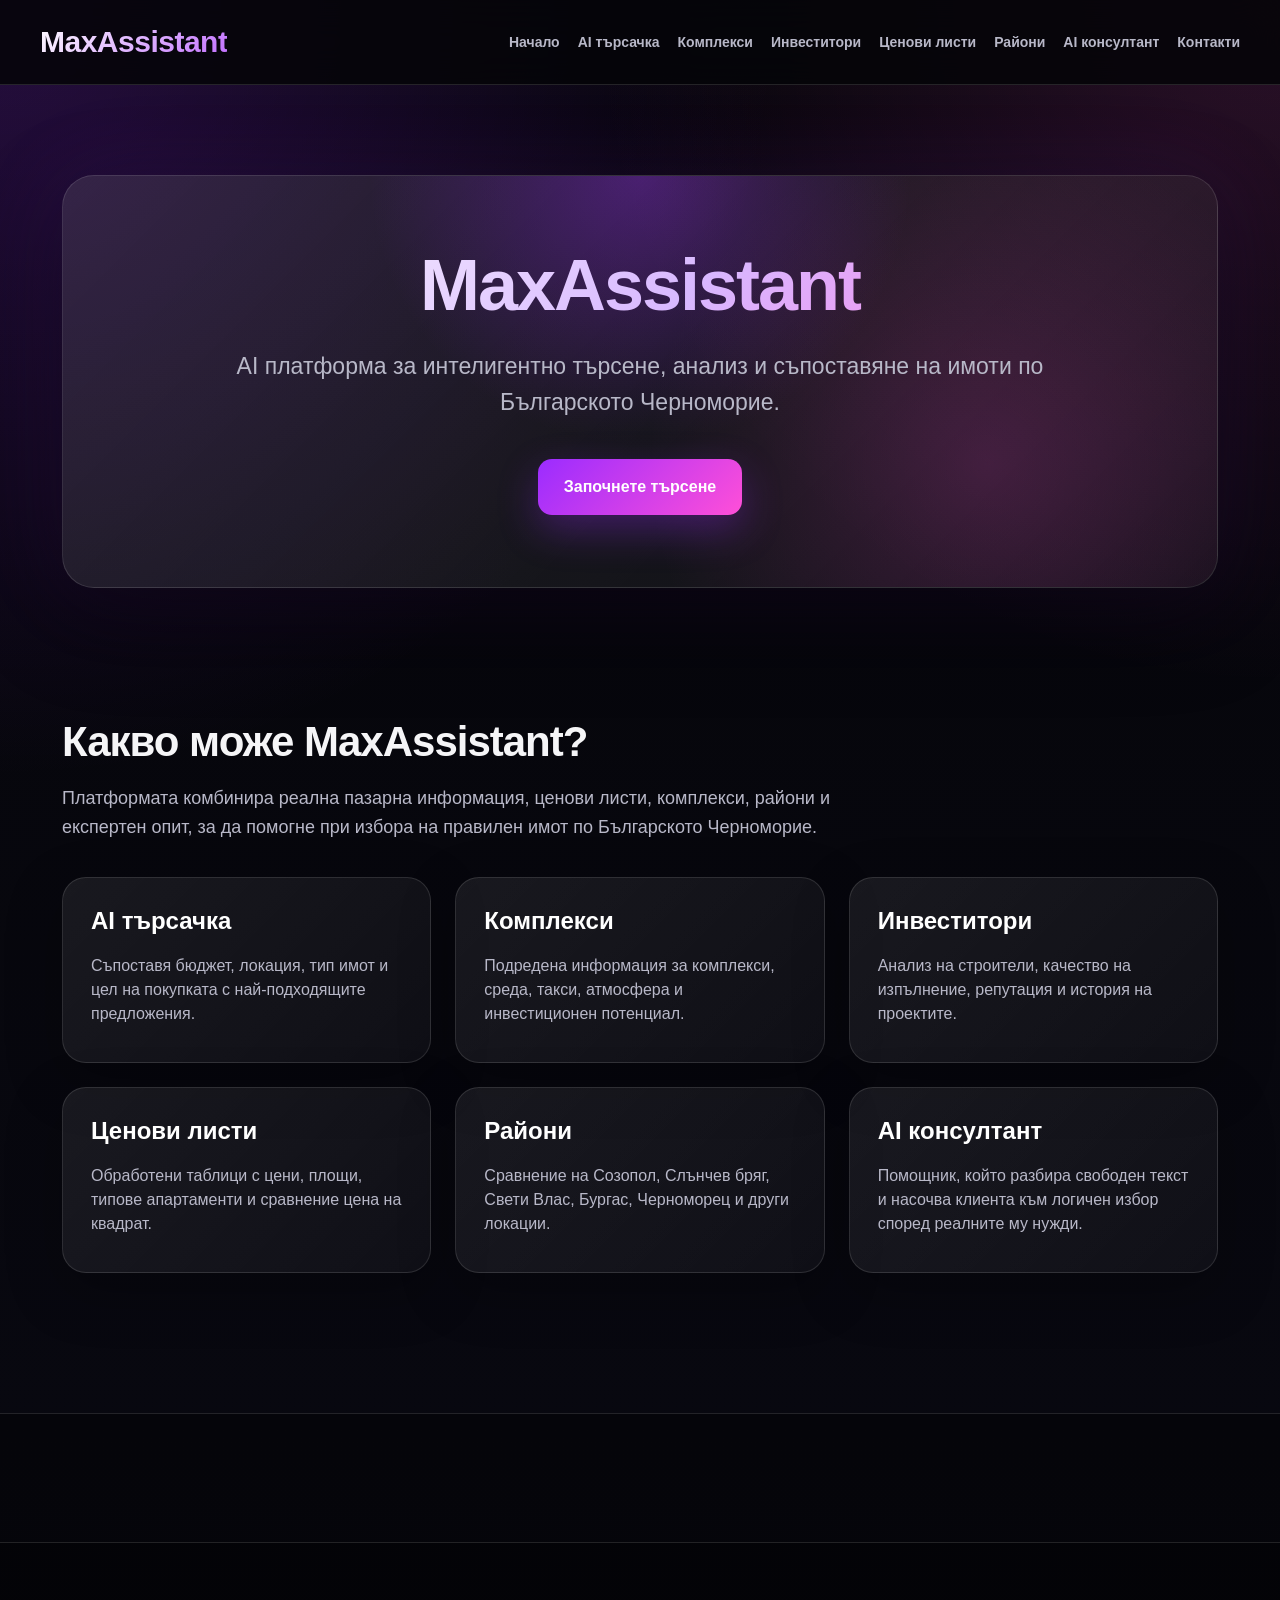
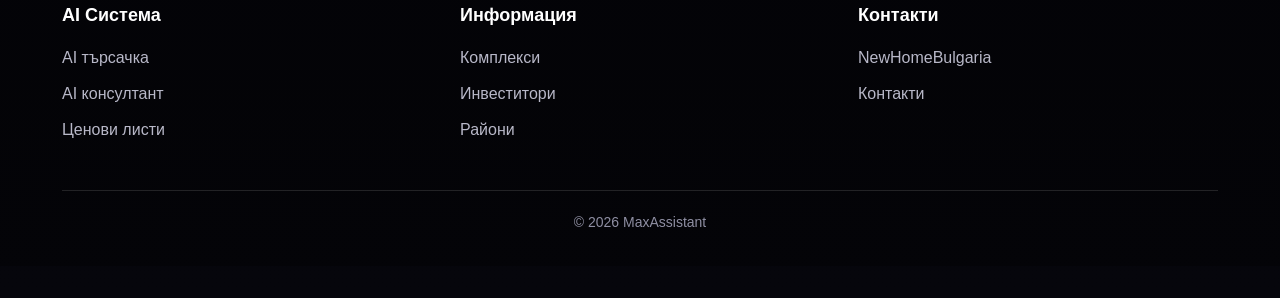
<file: index.html>
<!DOCTYPE html>
<html lang="bg">

<head>

<meta charset="UTF-8">
<meta name="viewport" content="width=device-width, initial-scale=1.0">

<title>MaxAssistant</title>

<link rel="stylesheet" href="style.css">

</head>

<body>

<header>

<div class="container navbar">

<a href="index.html" class="logo">
MaxAssistant
</a>

<nav>

<ul>

<li>
<a href="index.html">Начало</a>
</li>

<li>
<a href="property-search.html">
AI търсачка
</a>
</li>

<li>
<a href="complexes.html">
Комплекси
</a>
</li>

<li>
<a href="investors.html">
Инвеститори
</a>
</li>

<li>
<a href="price-lists.html">
Ценови листи
</a>
</li>

<li>
<a href="areas.html">
Райони
</a>
</li>

<li>
<a href="ai-consultant.html">
AI консултант
</a>
</li>

<li>
<a href="contact.html">
Контакти
</a>
</li>

</ul>

</nav>

</div>

</header>

<section class="hero">

<div class="container">

<div class="hero-box">

<h1>
MaxAssistant
</h1>

<p>

AI платформа за интелигентно
търсене, анализ и съпоставяне
на имоти по Българското Черноморие.

</p>

<a href="property-search.html"
class="button">

Започнете търсене

</a>

</div>

</div>

</section>

  </section>

<section class="section">
  <div class="container">

    <h2 class="section-title">
      Какво може MaxAssistant?
    </h2>

    <p class="section-text">
      Платформата комбинира реална пазарна информация, ценови листи,
      комплекси, райони и експертен опит, за да помогне при избора
      на правилен имот по Българското Черноморие.
    </p>

    <div class="grid">

      <div class="card">
        <h3>AI търсачка</h3>
        <p>
          Съпоставя бюджет, локация, тип имот и цел на покупката
          с най-подходящите предложения.
        </p>
      </div>

      <div class="card">
        <h3>Комплекси</h3>
        <p>
          Подредена информация за комплекси, среда, такси,
          атмосфера и инвестиционен потенциал.
        </p>
      </div>

      <div class="card">
        <h3>Инвеститори</h3>
        <p>
          Анализ на строители, качество на изпълнение,
          репутация и история на проектите.
        </p>
      </div>

      <div class="card">
        <h3>Ценови листи</h3>
        <p>
          Обработени таблици с цени, площи, типове апартаменти
          и сравнение цена на квадрат.
        </p>
      </div>

      <div class="card">
        <h3>Райони</h3>
        <p>
          Сравнение на Созопол, Слънчев бряг, Свети Влас,
          Бургас, Черноморец и други локации.
        </p>
      </div>

      <div class="card">
        <h3>AI консултант</h3>
        <p>
          Помощник, който разбира свободен текст и насочва клиента
          към логичен избор според реалните му нужди.
        </p>
      </div>

    </div>

  </div>
</section>

<footer>

<footer>

<div class="container">

<div class="footer-grid">

<div>

<h3>
AI Система
</h3>

<ul>

<li>
<a href="property-search.html">
AI търсачка
</a>
</li>

<li>
<a href="ai-consultant.html">
AI консултант
</a>
</li>

<li>
<a href="price-lists.html">
Ценови листи
</a>
</li>

</ul>

</div>

<div>

<h3>
Информация
</h3>

<ul>

<li>
<a href="complexes.html">
Комплекси
</a>
</li>

<li>
<a href="investors.html">
Инвеститори
</a>
</li>

<li>
<a href="areas.html">
Райони
</a>
</li>

</ul>

</div>

<div>

<h3>
Контакти
</h3>

<ul>

<li>
<a href="https://newhomebulgaria.com/">
NewHomeBulgaria
</a>
</li>

<li>
<a href="contact.html">
Контакти
</a>
</li>

</ul>

</div>

</div>

<div class="copyright">

© 2026 MaxAssistant

</div>

</div>

</footer>

</body>
</html>
</file>
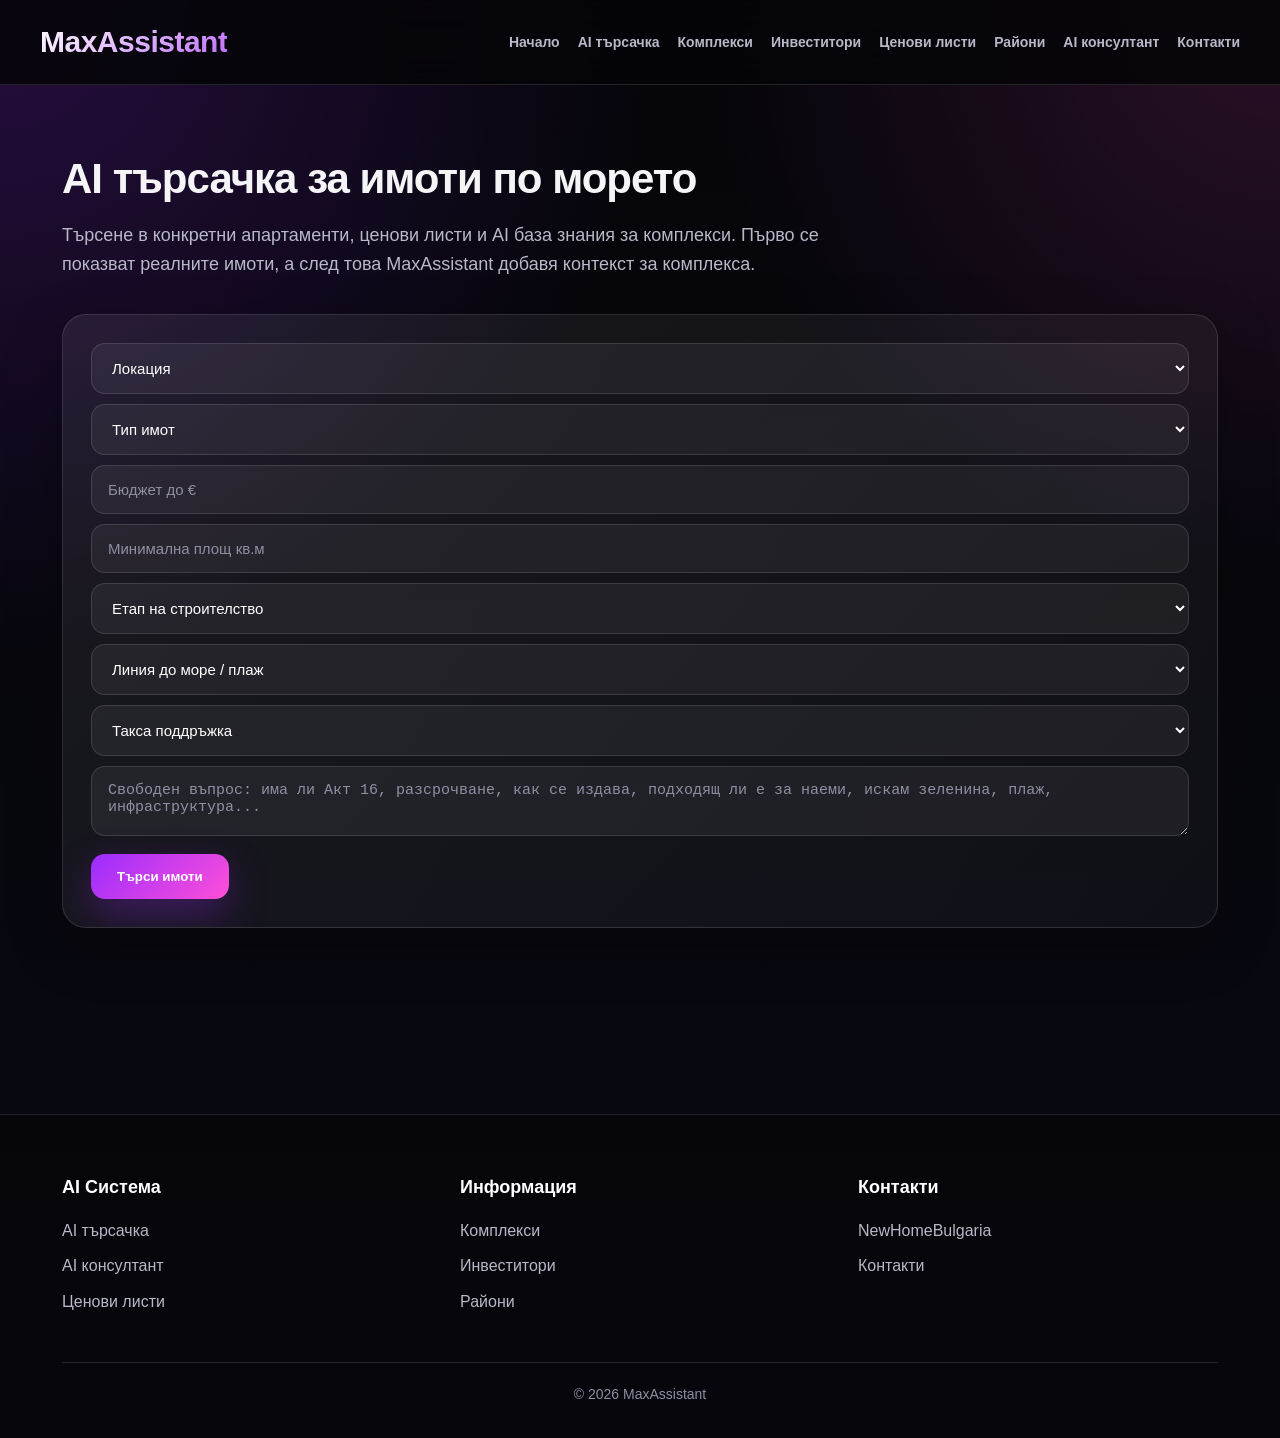
<file: property-search.html>
<!DOCTYPE html>
<html lang="bg">
<head>
<meta charset="UTF-8">
<meta name="viewport" content="width=device-width, initial-scale=1.0">

<title>AI търсачка - MaxAssistant</title>

<link rel="stylesheet" href="style.css">

<style>
.ai-search-status {
  background: linear-gradient(135deg, rgba(34, 28, 45, 0.96), rgba(17, 17, 24, 0.96));
  border: 1px solid rgba(255, 255, 255, 0.10);
  box-shadow: 0 18px 50px rgba(0, 0, 0, 0.35);
  color: #ffffff;
  margin-bottom: 28px;
}

.ai-search-status-header {
  display: flex;
  align-items: flex-start;
  justify-content: space-between;
  gap: 18px;
  margin-bottom: 16px;
}

.ai-search-status-label {
  display: inline-block;
  margin-bottom: 8px;
  color: #e879f9;
  font-size: 13px;
  font-weight: 700;
  letter-spacing: 0.04em;
  text-transform: uppercase;
}

.ai-search-status h3 {
  margin: 0;
  color: #ffffff;
  font-size: 24px;
  line-height: 1.25;
}

.ai-search-status-badge {
  flex-shrink: 0;
  padding: 9px 13px;
  border-radius: 999px;
  background: rgba(217, 70, 239, 0.14);
  border: 1px solid rgba(217, 70, 239, 0.30);
  color: #f0abfc;
  font-size: 13px;
  font-weight: 700;
  white-space: nowrap;
}

.ai-search-status-note {
  color: #cbd5e1;
  line-height: 1.6;
  margin: 0 0 10px;
}

.ai-search-status-grid {
  display: grid;
  grid-template-columns: repeat(3, 1fr);
  gap: 14px;
  margin: 20px 0;
}

.ai-search-status-item {
  padding: 16px;
  border-radius: 16px;
  background: rgba(255, 255, 255, 0.055);
  border: 1px solid rgba(255, 255, 255, 0.08);
}

.ai-search-status-item strong {
  display: block;
  color: #ffffff;
  font-size: 24px;
  margin-bottom: 6px;
}

.ai-search-status-item span {
  color: #aeb7c8;
  font-size: 14px;
}

@media (max-width: 700px) {
  .ai-search-status-header {
    display: block;
  }

  .ai-search-status-badge {
    display: inline-block;
    margin-top: 14px;
  }

  .ai-search-status-grid {
    grid-template-columns: 1fr;
  }

  .ai-search-status h3 {
    font-size: 21px;
  }
}

.grouped-results-section {
  display: grid;
  gap: 22px;
}

.result-group-title {
  margin: 10px 0 -4px;
  padding: 18px 20px;
  border-radius: 20px;
  background: linear-gradient(135deg, rgba(155,44,255,.18), rgba(255,79,216,.08));
  border: 1px solid rgba(192,108,255,.26);
  box-shadow: 0 16px 45px rgba(0,0,0,.22);
}

.result-group-title h2 {
  margin: 0 0 6px;
  font-size: 24px;
  line-height: 1.25;
  color: #fff;
}

.result-group-title p {
  margin: 0;
  color: #b8b8c8;
  font-size: 15px;
  line-height: 1.5;
}

.ai-match-badge {
  display: inline-block;
  margin-bottom: 12px;
  padding: 8px 12px;
  border-radius: 999px;
  background: rgba(155,44,255,.18);
  border: 1px solid rgba(192,108,255,.32);
  color: #d8b8ff;
  font-size: 12px;
  font-weight: 800;
  letter-spacing: .04em;
  text-transform: uppercase;
}

@media(max-width:520px){
  .result-group-title {
    margin: 4px 0 -6px;
    padding: 16px;
    border-radius: 18px;
  }

  .result-group-title h2 {
    font-size: 21px;
  }

  .result-group-title p {
    font-size: 14px;
  }

  .ai-match-badge {
    margin: 20px 20px 0;
  }
}


.external-decision-card {
  margin-top: 28px;
  background: linear-gradient(135deg, rgba(255,255,255,.065), rgba(255,255,255,.030));
  border: 1px solid rgba(255,255,255,.11);
}

.external-decision-label {
  display: inline-block;
  margin-bottom: 10px;
  color: #d8b8ff;
  font-size: 12px;
  font-weight: 800;
  letter-spacing: .04em;
  text-transform: uppercase;
}

.external-decision-card h3 {
  margin-bottom: 10px;
}

.external-decision-card p {
  max-width: 820px;
}

.external-search-loading {
  display: flex;
  align-items: center;
  gap: 18px;
  min-height: 104px;
}

.external-search-spinner {
  width: 34px;
  height: 34px;
  flex: 0 0 34px;
  border: 3px solid rgba(216, 184, 255, 0.20);
  border-top-color: #e879f9;
  border-right-color: #a855f7;
  border-radius: 50%;
  animation: external-search-spin 0.85s linear infinite;
}

.external-search-loading h3 {
  margin: 0 0 6px;
}

.external-search-loading p {
  margin: 0;
}

@keyframes external-search-spin {
  to {
    transform: rotate(360deg);
  }
}


.external-debug-box {
  margin-top: 18px;
  padding: 16px;
  border-radius: 16px;
  background: rgba(0, 0, 0, 0.28);
  border: 1px solid rgba(192, 108, 255, 0.22);
}

.external-debug-box summary {
  cursor: pointer;
  color: #d8b8ff;
  font-weight: 800;
  font-size: 13px;
  letter-spacing: .04em;
  text-transform: uppercase;
}

.external-debug-box pre {
  margin-top: 14px;
  white-space: pre-wrap;
  word-break: break-word;
  color: #cbd5e1;
  font-size: 12px;
  line-height: 1.5;
}

</style>

</head>

<body>

<header>
  <div class="container navbar">
    <a href="index.html" class="logo">MaxAssistant</a>

    <nav>
      <ul>
        <li><a href="index.html">Начало</a></li>
        <li><a href="property-search.html">AI търсачка</a></li>
        <li><a href="complexes.html">Комплекси</a></li>
        <li><a href="investors.html">Инвеститори</a></li>
        <li><a href="price-lists.html">Ценови листи</a></li>
        <li><a href="areas.html">Райони</a></li>
        <li><a href="ai-consultant.html">AI консултант</a></li>
        <li><a href="contact.html">Контакти</a></li>
      </ul>
    </nav>
  </div>
</header>

<section class="section">
  <div class="container">

    <h1 class="section-title">AI търсачка за имоти по морето</h1>

    <p class="section-text">
      Търсене в конкретни апартаменти, ценови листи и AI база знания за комплекси.
      Първо се показват реалните имоти, а след това MaxAssistant добавя контекст за комплекса.
    </p>

    <div class="card">
      <div class="search-grid">

        <select id="location">
          <option value="">Локация</option>
          <option value="Созопол">Созопол</option>
          <option value="Слънчев бряг">Слънчев бряг</option>
          <option value="Свети Влас">Свети Влас</option>
          <option value="Бургас">Бургас</option>
          <option value="Черноморец">Черноморец</option>
        </select>

        <select id="propertyType">
          <option value="">Тип имот</option>
          <option value="студио">Студио / 1-стая</option>
          <option value="една спалня">Двустаен / Една спалня</option>
          <option value="две спални">Тристаен / Две спални</option>
          <option value="три спални">Многостаен / 4+ стаи</option>
          <option value="къща">Къща / вила</option>
        </select>

        <input type="number" id="budget" placeholder="Бюджет до €">

        <input type="number" id="minArea" placeholder="Минимална площ кв.м">

        <select id="constructionStage">
          <option value="">Етап на строителство</option>
          <option value="в строителство">В строителство</option>
          <option value="завършено">Завършено</option>
          <option value="завършено с разрешение за ползване">С разрешение за ползване</option>
        </select>

        <select id="beachLine">
          <option value="">Линия до море / плаж</option>
          <option value="1-ва линия">1-ва линия</option>
          <option value="2-ра линия">2-ра линия</option>
          <option value="3-та линия">3-та линия</option>
        </select>

        <select id="maintenance">
          <option value="">Такса поддръжка</option>
          <option value="ниска">Ниска</option>
          <option value="средна">Средна</option>
          <option value="висока">Висока</option>
        </select>

        <textarea id="freeText" placeholder="Свободен въпрос: има ли Акт 16, разсрочване, как се издава, подходящ ли е за наеми, искам зеленина, плаж, инфраструктура..."></textarea>

      </div>

      <button class="button search-button" id="searchButton">
        Търси имоти
      </button>
    </div>

    <div id="results" class="results"></div>

  </div>
</section>

<footer>
  <div class="container">
    <div class="footer-grid">

      <div>
        <h3>AI Система</h3>
        <ul>
          <li><a href="property-search.html">AI търсачка</a></li>
          <li><a href="ai-consultant.html">AI консултант</a></li>
          <li><a href="price-lists.html">Ценови листи</a></li>
        </ul>
      </div>

      <div>
        <h3>Информация</h3>
        <ul>
          <li><a href="complexes.html">Комплекси</a></li>
          <li><a href="investors.html">Инвеститори</a></li>
          <li><a href="areas.html">Райони</a></li>
        </ul>
      </div>

      <div>
        <h3>Контакти</h3>
        <ul>
          <li><a href="https://newhomebulgaria.com/">NewHomeBulgaria</a></li>
          <li><a href="contact.html">Контакти</a></li>
        </ul>
      </div>

    </div>

    <div class="copyright">© 2026 MaxAssistant</div>
  </div>
</footer>

<script>
let complexes = [];
let properties = [];

/* Зареждане на базите */
Promise.all([
  fetch("data/complexes.json").then(response => response.json()),
  fetch("data/properties.json").then(response => response.json())
])
.then(([complexData, propertyData]) => {
  complexes = complexData;
  properties = propertyData;
})
.catch(error => {
  console.error("Грешка при зареждане на базите:", error);
});

/* Помощни функции */
function normalizeText(text) {
  return (text || "").toString().toLowerCase().trim();
}

function getRoomsFromPropertyType(propertyType) {
  const roomsByType = {
    "студио": 1,
    "една спалня": 2,
    "две спални": 3,
    "три спални": 4
  };

  return roomsByType[propertyType] || 0;
}

function propertyMatchesRooms(propertyRooms, selectedRooms) {
  if (!selectedRooms) return true;

  const rooms = Number(propertyRooms);
  if (selectedRooms >= 4) return rooms >= 4;

  return rooms === selectedRooms;
}

function includesAny(text, words) {
  return words.some(word => text.includes(word));
}

function arrayIncludesText(array, text) {
  if (!array || !Array.isArray(array)) return false;
  return array.join(" ").toLowerCase().includes(text);
}

function findComplexKnowledge(property) {

  return complexes.find(item => {

    const complexName = normalizeText(item.name);
    const propertyComplex = normalizeText(property.complex);

    return (
      complexName.includes(propertyComplex) ||
      propertyComplex.includes(complexName)
    );

  });

}

/*
  Candidate Collection Layer - v1

  Тази функция отделя AI логиката за събиране и оценяване на локални кандидати
  от click handler-а и от renderResults().

  Важно:
  - НЕ променя визията.
  - НЕ променя card layout.
  - НЕ пипа external-search.js.
  - Подготвя архитектурата за следващи слоеве:
    AI relevance scoring, deduplication, grouped intelligent results.
*/
function collectPropertyCandidates({
  properties,
  complexes,
  filters
}) {

  const {
    location,
    propertyType,
    rooms,
    budget,
    minArea,
    constructionStage,
    beachLine,
    maintenance,
    freeText,
    freeWords
  } = filters;

  return properties.map(property => {
    let score = 0;
    let reasons = [];
    let aiAnswer = [];

    const complexInfo = findComplexKnowledge(property);
    const propertyText = normalizeText(JSON.stringify(property));
    const complexText = normalizeText(JSON.stringify(complexInfo || {}));
    const allText = propertyText + " " + complexText;

    /* Основни филтри */
    if (location) {

      if (
        !normalizeText(property.location).includes(location)
      ) {
        return null;
      }

      score += 35;

      reasons.push(
        "съвпада с избраната локация"
      );

    }

    if (propertyType) {

      if (!normalizeText(property.property_type).includes(propertyType)) {
        return null;
      }

      score += 30;

      reasons.push(
        "отговаря на избрания тип имот"
      );

    }

    if (rooms) {

      if (!propertyMatchesRooms(property.rooms, rooms)) {
        return null;
      }

      score += 25;

      reasons.push(
        "отговаря на избрания брой стаи"
      );

    }

    if (budget && Number(property.price) <= budget) {
      score += 35;
      reasons.push("влиза в зададения бюджет");
    }

    if (budget && Number(property.price) > budget) {
      return null;
    }

    if (minArea && Number(property.area) >= minArea) {
      score += 20;
      reasons.push("отговаря на минималната площ");
    }

    if (constructionStage) {
      const hasAct16 =
        property.act16 === true ||
        normalizeText(property.construction_stage).includes("разрешение за ползване") ||
        normalizeText(property.completion_status).includes("акт 16");

      const isUnderConstruction =
        property.under_construction === true ||
        property.act16 === false ||
        normalizeText(property.construction_stage).includes("строителство") ||
        normalizeText(property.construction_stage).includes("строеж");

      if (constructionStage.includes("разрешение") && !hasAct16) {
        return null;
      }

      if (constructionStage.includes("строителство") && !isUnderConstruction) {
        return null;
      }

      if (
        constructionStage.includes("завършено") &&
        !normalizeText(property.construction_stage).includes("завършено") &&
        !hasAct16
      ) {
        return null;
      }

      score += 15;
      reasons.push("съвпада с етапа на строителство");
    }

    if (beachLine && normalizeText(property.beach_line).includes(beachLine)) {
      score += 15;
      reasons.push("отговаря на избраната линия до плаж");
    }

    if (maintenance && normalizeText(String(property.maintenance_fee_level || property.maintenance_fee)).includes(maintenance)) {
      score += 10;
      reasons.push("отговаря на търсената такса поддръжка");
    }

    /* Свободни въпроси */
    if (includesAny(freeText, ["целогодишно", "постоянно живеене", "зимата", "живеене целогодишно"])) {
      if (property.year_round === true || (complexInfo && complexInfo.year_round === true)) {
        score += 22;
        reasons.push("подходящо е за целогодишно ползване или по-дълъг сезон");
        aiAnswer.push("По въпроса за целогодишно ползване: този имот или комплекс е отбелязан като по-подходящ за целогодишно живеене.");
      } else {
        aiAnswer.push("Важно: този имот или комплекс не е отбелязан като оптимален за целогодишно живеене. По-скоро е подходящ за сезонно ползване, почивка или летни наеми.");
      }
    }

    if (includesAny(freeText, ["инфраструктура", "магазини", "автобус", "транспорт", "училище", "детска градина", "болница", "аптека"])) {
      if (complexInfo && complexInfo.infrastructure) {
        score += 18;
        reasons.push("има налична информация за инфраструктурата около комплекса");
        aiAnswer.push("По отношение на инфраструктурата: " + complexInfo.infrastructure);
      } else if (property.infrastructure) {
        score += 14;
        reasons.push("има информация за инфраструктурата около имота");
        aiAnswer.push("По отношение на инфраструктурата: " + property.infrastructure);
      } else {
        aiAnswer.push("За инфраструктурата около този имот няма достатъчно въведена информация и е добре да се провери допълнително.");
      }
    }

    if (includesAny(freeText, ["тихо", "спокойно", "тишина", "шумно", "нощен живот", "дискотеки", "парти"])) {

      if (complexInfo && complexInfo.environment) {

        const env = Array.isArray(complexInfo.environment)
          ? complexInfo.environment.join(" ").toLowerCase()
          : String(complexInfo.environment).toLowerCase();

        if (
          includesAny(freeText, ["тихо", "спокойно", "тишина"]) &&
          includesAny(env, ["тихо", "спокойно", "зеленина", "природа"])
        ) {
          score += 20;
          reasons.push("подходящо за хора търсещи спокойствие");
          aiAnswer.push("Районът и средата около комплекса са по-спокойни и подходящи за почивка или по-тих начин на живот.");
        }

        if (
          includesAny(freeText, ["шумно", "нощен живот", "дискотеки", "парти"]) &&
          includesAny(env, ["нощен живот", "център", "заведения", "активен"])
        ) {
          score += 20;
          reasons.push("подходящо за активен район и нощен живот");
          aiAnswer.push("Този район е по-активен и е близо до заведения, развлечения или нощен живот.");
        }

      }

    }

    if (includesAny(freeText, ["инвестиция", "доходност", "наем", "отдаване", "booking", "airbnb", "сезонни наеми", "краткосрочен наем"])) {

      if (complexInfo && complexInfo.rental_potential) {
        score += 22;
        reasons.push("има добър потенциал за отдаване под наем");
        aiAnswer.push("Като инвестиция и отдаване под наем: " + complexInfo.rental_potential);
      } else if (property.rental_potential) {
        score += 18;
        reasons.push("имотът има описан потенциал за наем");
        aiAnswer.push("Като инвестиция и отдаване под наем: " + property.rental_potential);
      } else {
        aiAnswer.push("За потенциала за отдаване под наем няма достатъчно въведена информация и трябва да се оцени според локацията, сезона и типа имот.");
      }

    }

    if (includesAny(freeText, ["разсрочване", "разсрочено", "вноски", "плащане на вноски", "гъвкаво плащане", "схема на плащане"])) {

      if (property.installment === true || (complexInfo && complexInfo.installment === true)) {
        score += 20;
        reasons.push("има възможност за разсрочено плащане");
        aiAnswer.push("За този имот или комплекс има отбелязана възможност за разсрочено плащане.");
      } else {
        aiAnswer.push("Не е отбелязана възможност за разсрочено плащане. Това трябва да се провери допълнително според конкретния имот и продавач.");
      }

    }

    if (includesAny(freeText, ["акт 16", "act 16", "готов имот", "завършен", "строеж", "в строеж", "на зелено"])) {

      if (property.act16 === true || (complexInfo && complexInfo.act16 === true)) {
        score += 20;
        reasons.push("имотът или комплексът е с Акт 16");
        aiAnswer.push("По отношение на статута: този имот или комплекс е отбелязан като завършен и с Акт 16.");
      } else if (property.under_construction === true || (complexInfo && complexInfo.under_construction === true)) {
        score += 15;
        reasons.push("имотът или комплексът е в строеж");
        aiAnswer.push("По отношение на статута: този имот или комплекс е отбелязан като строящ се.");
      } else {
        aiAnswer.push("За статута на строителство или Акт 16 няма достатъчно въведена информация и трябва да се провери допълнително.");
      }

    }

    if (includesAny(freeText, ["море", "морска гледка", "гледка към морето", "първа линия", "близо до плажа", "плаж"])) {

      if (property.sea_view === true) {
        score += 25;
        reasons.push("имотът има морска гледка");
        aiAnswer.push("Този имот е отбелязан като имот с морска гледка.");
      }

      if (property.first_line === true || (complexInfo && complexInfo.first_line === true)) {
        score += 25;
        reasons.push("имотът или комплексът е близо до морето");
        aiAnswer.push("Имотът или комплексът е отбелязан като първа линия или много близо до плажа.");
      }

      if (complexInfo && complexInfo.beach_distance) {
        score += 12;
        aiAnswer.push("Разстояние до плажа: " + complexInfo.beach_distance);
      }

    }

    if (includesAny(freeText, ["обзавед", "мебел", "готов", "до ключ", "издава"])) {
      score += 10;
      aiAnswer.push(
        "Издаване / обзавеждане: " +
        (property.completion_status || property.finish_stage || (complexInfo && complexInfo.finish_stage) || "проверява се според конкретния имот.")
      );
    }

    if (includesAny(freeText, ["зеленина", "природа", "спокойствие", "тишина"])) {
      if (complexInfo && (arrayIncludesText(complexInfo.environment_profile, "зеленина") || arrayIncludesText(complexInfo.tags, "озеленен"))) {
        score += 20;
        reasons.push("комплексът има повече зеленина и resort атмосфера");
      }
    }

    freeWords.forEach(word => {
      if (allText.includes(word)) {
        score += 4;
      }
    });

    return {
      ...property,
      score,
      reasons,
      aiAnswer,
      complexInfo
    };
  })
  .filter(item => item && item.score > 0);
}

/* Основно търсене */
document.getElementById("searchButton").addEventListener("click", function () {
  const location = normalizeText(document.getElementById("location").value);
  const propertyType = normalizeText(document.getElementById("propertyType").value);
  const rooms = getRoomsFromPropertyType(propertyType);
  const budget = Number(document.getElementById("budget").value || 0);
  const minArea = Number(document.getElementById("minArea").value || 0);
  const constructionStage = normalizeText(document.getElementById("constructionStage").value);
  const beachLine = normalizeText(document.getElementById("beachLine").value);
  const maintenance = normalizeText(document.getElementById("maintenance").value);
  const freeText = normalizeText(document.getElementById("freeText").value);
  const freeWords = freeText.split(/\s+/).filter(word => word.length > 2);

  const results = collectPropertyCandidates({
    properties,
    complexes,
    filters: {
      location,
      propertyType,
      rooms,
      budget,
      minArea,
      constructionStage,
      beachLine,
      maintenance,
      freeText,
      freeWords
    }
  })
  .sort((a, b) => {

    if (b.score !== a.score) {
      return b.score - a.score;
    }

    const budget = Number(
      document.getElementById("budget").value || 0
    );

    if (budget) {

      const diffA = Math.abs(budget - a.price);
      const diffB = Math.abs(budget - b.price);

      if (diffA !== diffB) {
        return diffA - diffB;
      }

    }

    return b.area - a.area;

  });

  renderResults(results);

  const externalQuery = buildExternalSearchQuery({
    location,
    propertyType,
    rooms,
    budget,
    minArea,
    constructionStage,
    beachLine,
    maintenance,
    freeText
  });

  searchExternalSources(externalQuery);

  setTimeout(() => {
    const resultsBox = document.getElementById("results");
    const firstResult = resultsBox.querySelector(".card");

    if (!firstResult) return;

    const headerOffset = 80;
    const top = firstResult.getBoundingClientRect().top + window.pageYOffset - headerOffset;

    window.scrollTo({
      top: top,
      behavior: "smooth"
    });
  }, 150);

});



function analyzeExternalDiscoveryNeed(localResults) {
  if (!localResults || !localResults.length) {
    return {
      shouldSearch: true,
      mode: "aggressive",
      title: "Външният discovery layer ще бъде проверен",
      message: "MaxAssistant не намери достатъчно силно локално съвпадение в NewHome базата. Затова ще провери и одобрените външни източници за допълнителни възможности."
    };
  }

  const bestScore = Number(localResults[0].score || 0);
  const strongMatches = localResults.filter(item => Number(item.score || 0) >= bestScore - 15).length;

  if (bestScore >= 110 && strongMatches >= 2) {
    return {
      shouldSearch: false,
      mode: "local_strong",
      title: "Локалната база дава достатъчно силни резултати",
      message: "MaxAssistant намери силни съвпадения в NewHome базата. Външният слой не се стартира автоматично, за да не се смесват проверени оферти с по-слабо контролирани външни резултати."
    };
  }

  if (bestScore >= 70) {
    return {
      shouldSearch: true,
      mode: "secondary",
      title: "Външният слой се проверява като допълнение",
      message: "Има локално съвпадение, но MaxAssistant ще провери и одобрените външни източници като вторичен discovery layer. NewHome резултатите остават с най-висок приоритет."
    };
  }

  return {
    shouldSearch: true,
    mode: "fallback",
    title: "Външният слой се проверява като fallback",
    message: "Локалното съвпадение не е достатъчно силно. MaxAssistant ще потърси допълнителни възможности в одобрените външни източници."
  };
}

function renderExternalDecision(decision) {
  const externalBox = document.getElementById("externalResults");
  if (!externalBox) return;

  externalBox.innerHTML = `
    <div class="card external-decision-card">
      <span class="external-decision-label">External discovery control</span>
      <h3>${decision.title}</h3>
      <p>${decision.message}</p>
    </div>
  `;
}

function handleExternalDiscovery(localResults, externalQuery) {
  const decision = analyzeExternalDiscoveryNeed(localResults);

  renderExternalDecision(decision);

  if (!decision.shouldSearch) {
    return;
  }

  searchExternalSources(externalQuery, decision);
}



function escapeHtml(value) {
  return String(value ?? "")
    .replace(/&/g, "&amp;")
    .replace(/</g, "&lt;")
    .replace(/>/g, "&gt;")
    .replace(/"/g, "&quot;")
    .replace(/'/g, "&#039;");
}

function getDisplayImageUrl(imageUrl) {
  const value = String(imageUrl || "").trim();

  if (!value) return "";

  try {
    const parsed = new URL(value, window.location.href);
    const currentHost = window.location.hostname.toLowerCase();
    const imageHost = parsed.hostname.toLowerCase();

    if (!imageHost || imageHost === currentHost) {
      return parsed.toString();
    }

    return `/api/image-proxy?url=${encodeURIComponent(parsed.toString())}`;
  } catch {
    return "";
  }
}

function buildExternalDebugHtml(data, query) {
  if (!data) return "";
  if (!new URLSearchParams(window.location.search).has("debugExternal")) return "";

  const debugPayload = {
    query,
    ok: data.ok,
    mode: data.mode,
    total: data.total,
    detected_location: data.detected_location || data.detected_locations || null,
    detected_property_type: data.detected_property_type || null,
    budget: data.budget || null,
    min_area: data.min_area || null,
    checked_sources: data.checked_sources || [],
    first_results: (data.results || []).slice(0, 3).map(item => ({
      source: item.source,
      title: item.title,
      url: item.url,
      score: item.score,
      type: item.type,
      reason: item.match_reason
    })),
    error: data.error || null,
    message: data.message || null
  };

  return `
    <details class="external-debug-box">
      <summary>Debug: External discovery response</summary>
      <pre>${escapeHtml(JSON.stringify(debugPayload, null, 2))}</pre>
    </details>
  `;
}



function externalExtractPrice(text) {
  const value = String(text || "");
  const patterns = [
    /([0-9]{2,3}(?:[\s.,\u00a0]?[0-9]{3})+|[0-9]{5,7})\s*(€|eur|евро)/i,
    /(€|eur|евро)\s*([0-9]{2,3}(?:[\s.,\u00a0]?[0-9]{3})+|[0-9]{5,7})/i
  ];

  for (const pattern of patterns) {
    const match = value.match(pattern);
    if (!match) continue;

    const raw = match[1] && /[0-9]/.test(match[1]) ? match[1] : match[2];
    const price = Number(String(raw).replace(/\D/g, ""));

    if (price > 10000 && price < 3000000) {
      return price;
    }
  }

  return null;
}

function externalExtractArea(text) {
  const value = String(text || "");
  const match = value.match(/([0-9]{2,4}(?:[.,][0-9]{1,2})?)\s*(кв\.?\s*м|кв м|m2|m²|м2|м²)/i);

  if (!match) return null;

  const area = Number(String(match[1]).replace(",", "."));

  if (area > 10 && area < 1000) {
    return area;
  }

  return null;
}

function externalExtractRooms(text) {
  const value = String(text || "").toLowerCase();

  const bedroomMatch = value.match(/(^|[^\d])([1-4])\s*(спалня|спални|bedrooms?)(?:$|[^A-Za-zА-Яа-яЁё])/i);
  if (bedroomMatch) return String(Number(bedroomMatch[2]) + 1);

  const wordBedroomMatch = value.match(/(една|две|три)\s+спалн/i);
  if (wordBedroomMatch) {
    const bedroomCount = { "една": 1, "две": 2, "три": 3 }[wordBedroomMatch[1].toLowerCase()];
    if (bedroomCount) return String(bedroomCount + 1);
  }

  const roomTypeMatch = value.match(/(^|[^\d])([1-4])\s*-?\s*стаен(?:$|[^A-Za-zА-Яа-яЁё])/i);
  if (roomTypeMatch) return roomTypeMatch[2];

  if (/студио|едностаен|studio/.test(value)) return "1";
  const roomMatch = value.match(/(^|[^\d])([1-4])\s*(стая|стаи)(?:$|[^A-Za-zА-Яа-яЁё])/i);
  if (roomMatch) return roomMatch[2];
  if (/\b1\s*(стая|room)\b/i.test(value)) return "1";
  if (/двустаен|една спалня|1 спалня|one bedroom/.test(value)) return "2";
  if (/тристаен|две спални|2 спални|two bedroom/.test(value)) return "3";
  if (/многостаен|три спални|3 спални|четиристаен|4\+?\s*стаи|4\+?\s*rooms?/i.test(value)) return "4";

  return "";
}

function externalExtractFloor(text) {
  const value = String(text || "").toLowerCase();

  if (/етаж\D{0,20}партер/i.test(value) || /\bпартер\b/i.test(value)) {
    return 0;
  }

  const match =
    value.match(/ет\.?\s*([0-9]{1,2})\s*(?:от|\/)\s*[0-9]{1,2}/i) ||
    value.match(/етаж\s*([0-9]{1,2})\s*(?:-?\s*(?:ви|ри|ти|и))?\s*(?:от|\/)\s*[0-9]{1,2}/i) ||
    value.match(/номер\s+на\s+етажа\D{0,20}([0-9]{1,2})\s*етаж/i) ||
    value.match(/(?:^|[^\d])([0-9]{1,2})\s*(?:-?\s*(?:ви|ри|ти|и))?\s*етаж/i) ||
    value.match(/(?:разположен|намира)\D{0,40}([0-9]{1,2})\s*(?:-?\s*(?:ви|ри|ти|и))?\s*етаж/i);

  if (match) {
    const floor = Number(match[1]);
    if (!floor || floor > 80) return "";

    return floor;
  }

  const wordFloors = {
    "първи": 1,
    "втори": 2,
    "трети": 3,
    "четвърти": 4,
    "пети": 5,
    "шести": 6,
    "седми": 7,
    "осми": 8,
    "девети": 9,
    "десети": 10
  };

  const wordMatch = value.match(/(първи|втори|трети|четвърти|пети|шести|седми|осми|девети|десети)\s+етаж/i);

  return wordMatch ? wordFloors[wordMatch[1]] || "" : "";
}

function wordNumberToNumber(value) {
  const normalized = normalizeText(value);
  const words = {
    "една": 1,
    "един": 1,
    "едно": 1,
    "две": 2,
    "два": 2,
    "три": 3,
    "четири": 4,
    "пет": 5
  };

  return words[normalized] || Number(normalized) || "";
}

function externalExtractCount(text, nouns) {
  const value = String(text || "").toLowerCase();
  const countWords = "(една|един|едно|две|два|три|четири|пет)";

  for (const noun of nouns) {
    const numberMatch = value.match(new RegExp(`(?:^|\\s)([0-9]{1,2})\\s*${noun}`, "i"));
    if (numberMatch) return wordNumberToNumber(numberMatch[1]);

    const wordMatch = value.match(new RegExp(`(?:^|\\s)${countWords}\\s*${noun}`, "i"));
    if (wordMatch) return wordNumberToNumber(wordMatch[1]);
  }

  return nouns.some(noun => new RegExp(noun, "i").test(value)) ? 1 : "";
}

function formatRoomsLabel(rooms) {
  if (!rooms) return "Няма данни";

  const count = Number(rooms);
  if (!count) return rooms;
  if (count === 1) return "1 стая";

  return `${count} стаи`;
}

function formatFloorLabel(floor) {
  if (floor === "" || floor === null || typeof floor === "undefined") return "Няма данни";

  const number = Number(floor);
  if (!number && number !== 0) return floor;
  if (number === 0) return "партер";

  const suffixes = {
    1: "ви",
    2: "ри",
    3: "ти"
  };

  return `${number}-${suffixes[number] || "ти"} етаж`;
}

function externalInferPropertyType(text, rooms, fallbackType = "") {
  const value = normalizeText(text);

  if (/къща|вила|house|villa/.test(value)) return "Къща / вила";
  if (rooms === "1") return "Студио";
  if (rooms === "2") return "Двустаен / Една спалня";
  if (rooms === "3") return "Тристаен / Две спални";
  if (rooms === "4") return "Многостаен / 4+ стаи";

  if (fallbackType && !/external|trusted|result|detail/i.test(fallbackType)) {
    return fallbackType;
  }

  return "Външна обява";
}

function externalFormatBeachEvidence(evidence) {
  if (!evidence) return "";

  if (evidence.precision === "true_beachfront") return "Първа линия / директно до плажа";
  if (evidence.precision === "very_near_beach") {
    return evidence.distanceMeters
      ? `Много близо до плажа - около ${evidence.distanceMeters} м`
      : "Много близо до плажа";
  }
  if (evidence.precision === "near_beach") {
    return evidence.distanceMeters
      ? `Близо до плажа - около ${evidence.distanceMeters} м`
      : "Близо до плажа";
  }
  if (evidence.precision === "far_from_beach") return "По-далеч от плажа";
  if (evidence.seaView) return "Морска гледка";

  return "";
}

function externalFormatConstructionStatus(status) {
  if (status === "introduced") return "Въведен в експлоатация";
  if (status === "act16") return "Акт 16 / разрешение за ползване";
  if (status === "pre_act16") return "Пред Акт 16";
  if (status === "project_stage") return "В проект / без Акт 16";
  if (status === "under_construction") return "В строителство / строеж";

  return "";
}

function externalFeatureLabelsForView(labels) {
  return String(labels || "")
    .split(",")
    .map(label => label.trim())
    .filter(label => /гледка|панорама|sea view/i.test(label))
    .join(", ");
}

function normalizeExternalResultAsProperty(result, fallbackLocation = "") {

  const combinedText = [
    result.title,
    result.excerpt,
    result.match_reason,
    result.feature_labels
  ].filter(Boolean).join(" ");

  const price = result.price || externalExtractPrice(combinedText);
  const area = result.area || externalExtractArea(combinedText);
  const rooms = result.rooms ? String(result.rooms) : externalExtractRooms(combinedText);
  const floor = result.floor === 0 || result.floor
    ? result.floor
    : externalExtractFloor(combinedText);
  const bathrooms = result.bathrooms || externalExtractCount(combinedText, ["бани", "баня", "bathrooms?", "bath"]);
  const toilets = result.toilets || externalExtractCount(combinedText, ["тоалетни", "тоалетна", "wc", "toilets?"]);
  const propertyType = externalInferPropertyType(combinedText, rooms, result.type);
  const beachLine = externalFormatBeachEvidence(result.beach_evidence);
  const featureLabels = result.feature_labels || "";
  const viewLabels = externalFeatureLabelsForView(featureLabels);
  const sourceName = result.source || "Външен източник";
  const title = result.title || "Външен резултат";
  const layoutDetails = Array.isArray(result.layout_details) ? result.layout_details : [];
  const complexAmenities = Array.isArray(result.complex_amenities) ? result.complex_amenities : [];
  const externalIntelligence = Array.isArray(result.external_intelligence) ? result.external_intelligence : [];
  const maintenanceFeeText = result.maintenance_fee_text || "";
  const furnishingStatus = result.furnishing_status || "";
  const constructionStatus = externalFormatConstructionStatus(result.construction_status || "");
  const layoutText = normalizeText(layoutDetails.join(" "));
  const finalBathrooms = bathrooms || (layoutText.includes("баня") ? 1 : "");
  const finalToilets = toilets || (layoutText.includes("тоалетна") ? 1 : "");

  return {
    image: result.image || "",
    price: price || "",
    area: area || "",
    rooms: rooms || "",
    floor: floor === 0 || floor ? floor : "",
    view: viewLabels || "",
    property_type: propertyType,
    complex: title,
    location: fallbackLocation || "Външен източник",
    building: sourceName,
    url: result.url || "",
    source: sourceName,
    score: result.score || 0,
    reasons: [
      `Открито във външен източник: ${sourceName}`,
      result.match_reason || "Външен discovery резултат",
      beachLine || "",
      featureLabels || "",
      ...externalIntelligence
    ].filter(Boolean),
    aiAnswer: [
      result.excerpt || "",
      layoutDetails.length ? "Разпределение: " + layoutDetails.join(", ") : "",
      complexAmenities.length ? "Удобства в комплекса: " + complexAmenities.join(", ") : ""
    ].filter(Boolean),
    layout_details: layoutDetails,
    complex_amenities: complexAmenities,
    complexInfo: null,
    furnishing_status: furnishingStatus,
    price_per_m2: price && area ? Math.round(price / area) : "",
    construction_stage: ["under_construction", "project_stage"].includes(result.construction_status) ? constructionStatus : "",
    completion_status: constructionStatus,
    beach_line: beachLine,
    maintenance_fee: maintenanceFeeText,
    bathrooms: finalBathrooms || "",
    toilets: finalToilets || "",
    balconies: "",
    storage_room: false,
    walk_in_closet: false,
    basement: false,
    _matchLabel: "Външна възможност"
  };
}

function renderExternalResultsAsUnifiedCards(results, data) {

  const fallbackLocation =
    data.detected_location ||
    (Array.isArray(data.detected_locations)
      ? data.detected_locations[0]
      : "");

  const normalized =
    results.map(item =>
      normalizeExternalResultAsProperty(
        item,
        fallbackLocation
      )
    );

  return `
    <div class="grouped-results-section">

      <div class="result-group-title">
        <h2>Допълнителни възможности от външни източници</h2>

        <p>
          Това са secondary discovery резултати от външните източници,
          визуализирани със същите property cards като локалната база.
        </p>
      </div>

      ${normalized.map(item => renderPropertyCard(item)).join("")}

      ${buildExternalDebugHtml(data)}
    </div>
  `;
}


/* Външно търсене */
function buildExternalSearchQuery(filters) {
  const parts = [];

  if (filters.location) parts.push(filters.location);
  if (filters.propertyType) parts.push(filters.propertyType);
  if (filters.budget) parts.push("до " + filters.budget + " евро");
  if (filters.minArea) parts.push("от " + filters.minArea + " кв.м");
  if (filters.constructionStage) parts.push(filters.constructionStage);
  if (filters.beachLine) parts.push(filters.beachLine);
  if (filters.maintenance) parts.push("такса " + filters.maintenance);
  if (filters.freeText) parts.push(filters.freeText);

  return parts.join(" ").trim();
}

async function searchExternalSources(query, decision = null) {
  const externalBox = document.getElementById("externalResults");

  if (!externalBox) return;

  if (!query || query.length < 2) {
    externalBox.innerHTML = "";
    return;
  }

  externalBox.innerHTML = `
    <div class="card external-search-card external-search-loading" role="status" aria-live="polite">
      <div class="external-search-spinner" aria-hidden="true"></div>
      <div>
        <span class="external-decision-label">MaxAssistant търси</span>
        <h3>Проверяваме наличните обяви...</h3>
        <p>Моля, изчакайте за момент.</p>
      </div>
    </div>
  `;

  try {
    const response = await fetch(`/api/external-search?q=${encodeURIComponent(query)}`);
    const data = await response.json();

    if (!data.ok || !data.results || !data.results.length) {
      externalBox.innerHTML = `
        <div class="card external-search-card">
          <span class="external-decision-label">External discovery layer</span>
          <h3>Няма надеждни външни резултати</h3>
          <p>MaxAssistant провери външния слой, но не намери достатъчно надеждни допълнителни възможности. Локалните резултати от NewHome остават водещи.</p>
          ${buildExternalDebugHtml(data, query)}
        </div>
      `;
      return;
    }

    const limitedResults = data.results.slice(0, 20);

    externalBox.innerHTML =
      renderExternalResultsAsUnifiedCards(
        limitedResults,
        data
      );
  } catch (error) {
    console.error("External search error:", error);

    externalBox.innerHTML = `
      <div class="card external-search-card">
        <span class="external-decision-label">External discovery layer</span>
        <h3>Външното търсене временно не е достъпно</h3>
        <p>Локалната AI търсачка работи нормално. MaxAssistant запази резултатите от NewHome базата и ще може да провери външния слой отново по-късно.</p>
        ${buildExternalDebugHtml({
          ok: false,
          message: "Frontend catch error",
          error: error.message,
          checked_sources: []
        }, query)}
      </div>
    `;
  }
}

/* Показване */

function buildAISearchStatus(results) {
  const checkedProperties = properties.length;
  const foundCandidates = results.length;
  const hasResults = foundCandidates > 0;

  const topScore = hasResults ? results[0].score : 0;
  const topComplex = hasResults ? results[0].complex : "няма избран водещ комплекс";

  return `
    <div class="card ai-search-status">
      <div class="ai-search-status-header">
        <div>
          <span class="ai-search-status-label">AI анализ на търсенето</span>
          <h3>MaxAssistant провери локалната база</h3>
        </div>

        <div class="ai-search-status-badge">
          NewHome trusted source
        </div>
      </div>

      <p class="ai-search-status-note">
        Първо бяха проверени реалните имоти и ценовите таблици в локалната база на NewHome Bulgaria.
        Резултатите по-долу са реалните локални кандидати, подредени и групирани според AI релевантност.
      </p>

      <div class="ai-search-status-grid">
        <div class="ai-search-status-item">
          <strong>${checkedProperties}</strong>
          <span>проверени имота в локалната база</span>
        </div>

        <div class="ai-search-status-item">
          <strong>${foundCandidates}</strong>
          <span>намерени локални кандидата</span>
        </div>

        <div class="ai-search-status-item">
          <strong>${topScore}</strong>
          <span>AI точки на най-силното съвпадение</span>
        </div>
      </div>

      <p class="ai-search-status-note">
        ${hasResults
          ? `Водещото съвпадение е от ${topComplex}. MaxAssistant показва причините за препоръката в детайлите на картата.`
          : `Не е намерено достатъчно силно локално съвпадение. Затова системата ще провери и външния discovery layer.`
        }
      </p>
    </div>
  `;
}


function groupResultsByRelevance(results) {
  if (!results.length) {
    return {
      primary: [],
      secondary: [],
      weak: []
    };
  }

  const bestScore = results[0].score;

  const primary = [];
  const secondary = [];
  const weak = [];

  results.forEach((item, index) => {
    if (index === 0 || item.score >= bestScore - 15) {
      primary.push(item);
      return;
    }

    if (item.score >= bestScore - 45) {
      secondary.push(item);
      return;
    }

    weak.push(item);
  });

  return {
    primary,
    secondary,
    weak
  };
}

function getMatchLabel(item) {
  if (!item || typeof item.score === "undefined") {
    return "AI съвпадение";
  }

  return item._matchLabel || "AI съвпадение";
}

function renderResultGroup(title, description, items) {
  if (!items.length) return "";

  return `
    <div class="grouped-results-section">
      <div class="result-group-title">
        <h2>${title}</h2>
        <p>${description}</p>
      </div>

      ${items.map(item => renderPropertyCard(item)).join("")}
    </div>
  `;
}

function renderPropertyCard(item) {
  const displayImage = getDisplayImageUrl(item.image);
  const imageAlt = escapeHtml(item.complex || item.title || "Снимка на имота");

  return `
    <div class="card property-card">

      ${displayImage ? `
        <img src="${escapeHtml(displayImage)}" alt="${imageAlt}" class="property-image" referrerpolicy="no-referrer" loading="lazy" onerror="this.remove()">
      ` : ""}

      <div class="property-card-main">

        <span class="ai-match-badge">${getMatchLabel(item)}</span>

        ${item.price ? `
          <div class="property-price-hero">
            ${Number(item.price).toLocaleString()} €
          </div>
        ` : ""}

        <h3>${item.property_type || "Имот"} – ${item.complex}</h3>

        <div class="property-location-line">
          ${item.location || "Няма данни"}${item.building ? " / " + item.building : ""}
        </div>

        <div class="property-summary-grid">
          <div><strong>Площ</strong><span>${item.area || "Няма данни"} кв.м</span></div>
          <div><strong>Стаи</strong><span>${formatRoomsLabel(item.rooms)}</span></div>
          <div><strong>Етаж</strong><span>${formatFloorLabel(item.floor)}</span></div>
          <div><strong>Гледка</strong><span>${item.view || "Няма данни"}</span></div>
        </div>

        <div class="property-actions">
          ${item.url ? `
            <a href="${item.url}" target="_blank" class="button property-link">
              Виж обявата
            </a>
          ` : ""}

          <button type="button" class="button details-toggle" onclick="togglePropertyDetails(this)">
            Покажи повече
          </button>
        </div>

      </div>

      <div class="property-details-more">

        ${item.aiAnswer && item.aiAnswer.length ? `
          <div class="ai-answer">
            <strong>Отговор според зададения въпрос:</strong>
            <ul>
              ${item.aiAnswer.map(answer => `<li>${answer}</li>`).join("")}
            </ul>
          </div>
        ` : ""}

        <div class="detail-list">
          <p><strong>Локация:</strong> ${item.location || "Няма данни"}</p>
          <p><strong>Комплекс / сграда:</strong> ${item.complex || "Няма данни"}${item.building ? " / " + item.building : ""}</p>
          <p><strong>Тип:</strong> ${item.property_type || "Няма данни"}</p>
          <p><strong>Стаи:</strong> ${formatRoomsLabel(item.rooms)}</p>
          <p><strong>Етаж:</strong> ${formatFloorLabel(item.floor)}</p>
          <p><strong>Бани:</strong> ${item.bathrooms || "Няма данни"}</p>
          <p><strong>Тоалетни:</strong> ${item.toilets || "Няма данни"}</p>
          <p><strong>Балкони:</strong> ${item.balconies ?? "Няма данни"}</p>
          <p><strong>Склад:</strong> ${item.storage_room ? "Да" : "Не"}</p>
          <p><strong>Гардеробна:</strong> ${item.walk_in_closet ? "Да" : "Не"}</p>
          <p><strong>Мазе:</strong> ${item.basement ? "Да" : "Не"}</p>
          <p><strong>Гледка:</strong> ${item.view || "Няма данни"}</p>
          <p><strong>Обзавеждане:</strong> ${item.furnishing_status || "Няма данни"}</p>
          <p><strong>Цена/кв.м:</strong> ${item.price_per_m2 ? Number(item.price_per_m2).toLocaleString() + " €" : "Няма данни"}</p>
          <p><strong>Етап:</strong> ${item.construction_stage || "Няма данни"}</p>
          <p><strong>Издаване:</strong> ${item.completion_status || "Няма данни"}</p>
          <p><strong>Линия до плаж:</strong> ${item.beach_line || "Няма данни"}</p>
          <p><strong>Такса поддръжка:</strong> ${item.maintenance_fee ?? "Няма данни"}</p>
          <p><strong>Източник:</strong> ${item.source || "Няма данни"}</p>
          <p><strong>AI съвпадение:</strong> ${item.score} точки</p>
        </div>

        ${item.layout_details && item.layout_details.length ? `
          <div class="ai-answer">
            <strong>Разпределение според външната обява:</strong>
            <ul>
              ${item.layout_details.map(detail => `<li>${detail}</li>`).join("")}
            </ul>
          </div>
        ` : ""}

        ${item.complex_amenities && item.complex_amenities.length ? `
          <div class="ai-answer">
            <strong>Удобства, разпознати в комплекса:</strong>
            <ul>
              ${item.complex_amenities.map(amenity => `<li>${amenity}</li>`).join("")}
            </ul>
          </div>
        ` : ""}

        ${item.complexInfo && item.complexInfo.infrastructure ? `
          <div class="ai-answer">
            <strong>Инфраструктура в комплекса:</strong>
            <ul>
              ${item.complexInfo.infrastructure.map(infra => `<li>${infra}</li>`).join("")}
            </ul>
          </div>
        ` : ""}

        ${item.reasons && item.reasons.length ? `
          <div class="ai-answer">
            <strong>Защо MaxAssistant показва този имот:</strong>
            <ul>
              ${item.reasons.map(reason => `<li>${reason}</li>`).join("")}
            </ul>
          </div>
        ` : ""}

        ${item.complexInfo ? `
          <div class="ai-answer">
            <strong>AI контекст за комплекса:</strong>
            <p>${item.complexInfo.name} – ${item.complexInfo.location}${item.complexInfo.area ? ", " + item.complexInfo.area : ""}</p>
            <p>${item.complexInfo.strengths ? item.complexInfo.strengths.join(", ") : ""}</p>
          </div>
        ` : ""}

      </div>

    </div>
  `;
}

function renderResults(results) {
  const resultsBox = document.getElementById("results");

  if (!results.length) {
    resultsBox.innerHTML = `
      <div id="externalResults" class="external-results"></div>
    `;
    return;
  }

  const groupedResults = groupResultsByRelevance(results);

  groupedResults.primary.forEach(item => {
    item._matchLabel = "Най-добро AI съвпадение";
  });

  groupedResults.secondary.forEach(item => {
    item._matchLabel = "Алтернативно релевантно предложение";
  });

  groupedResults.weak.forEach(item => {
    item._matchLabel = "Допълнителна възможност";
  });

  resultsBox.innerHTML = `
    ${renderResultGroup(
      "Най-добри съвпадения",
      "Това са имотите, които най-силно отговарят на зададените критерии и имат най-висока AI оценка.",
      groupedResults.primary
    )}

    ${renderResultGroup(
      "Алтернативни предложения",
      "Тези имоти не са най-силното съвпадение, но остават релевантни според локация, тип, бюджет или AI контекст.",
      groupedResults.secondary
    )}

    ${renderResultGroup(
      "Допълнителни възможности",
      "Тук са по-слабите съвпадения, които MaxAssistant не изключва напълно, но не ги поставя като водещ избор.",
      groupedResults.weak
    )}

    <div id="externalResults" class="external-results"></div>

    <button class="button new-search-button" onclick="scrollToSearch()">
      Ново търсене
    </button>
  `;
}

function togglePropertyDetails(button) {
  const card = button.closest(".property-card");
  if (!card) return;

  const details = card.querySelector(".property-details-more");
  if (!details) return;

  const isOpen = card.classList.toggle("is-open");
  details.style.display = isOpen ? "block" : "none";
  button.textContent = isOpen ? "Скрий детайлите" : "Покажи повече";
}

function scrollToSearch() {

  const searchBox = document.querySelector(".search-grid");

  searchBox.scrollIntoView({
    behavior: "smooth",
    block: "start"
  });

  setTimeout(() => {

    const firstField = document.getElementById("location");

    if (firstField) {
      firstField.focus();
    }

  }, 500);

}
</script>

</body>
</html>
</file>
<file: style.css>
*{
margin:0;
padding:0;
box-sizing:border-box;
}

:root{
--bg:#050509;
--card:rgba(255,255,255,.06);
--card-border:rgba(255,255,255,.12);
--text:#f5f5f7;
--muted:#b8b8c8;
--purple:#9b2cff;
--purple-soft:#c06cff;
--accent:#ff4fd8;
}

html{
scroll-behavior:smooth;
}

body{
font-family:Arial,Helvetica,sans-serif;
background:
radial-gradient(circle at top left,rgba(155,44,255,.22),transparent 34%),
radial-gradient(circle at top right,rgba(255,79,216,.15),transparent 30%),
linear-gradient(180deg,#050509 0%,#090912 100%);
color:var(--text);
line-height:1.6;
min-height:100vh;
overflow-x:hidden;
}

a{
color:inherit;
}

.container{
width:100%;
max-width:1200px;
margin:0 auto;
padding:0 22px;
}

/* HEADER */

header{
position:sticky;
top:0;
z-index:1000;
background:rgba(5,5,9,.88);
backdrop-filter:blur(18px);
border-bottom:1px solid var(--card-border);
}

.navbar{
display:flex;
align-items:center;
justify-content:space-between;
gap:24px;
padding:18px 0;
}

.logo{
font-size:30px;
font-weight:800;
text-decoration:none;
letter-spacing:-.5px;
white-space:nowrap;
background:linear-gradient(135deg,#fff,var(--purple-soft));
-webkit-background-clip:text;
-webkit-text-fill-color:transparent;
}

nav ul{
display:flex;
align-items:center;
justify-content:flex-end;
gap:18px;
list-style:none;
flex-wrap:wrap;
}

nav a{
font-size:14px;
font-weight:700;
text-decoration:none;
color:var(--muted);
transition:.25s ease;
white-space:nowrap;
}

nav a:hover{
color:#fff;
text-shadow:0 0 18px rgba(192,108,255,.8);
}

/* HERO */

.hero{
padding:90px 0 60px;
}

.hero-box{
position:relative;
overflow:hidden;
background:linear-gradient(135deg,rgba(255,255,255,.10),rgba(255,255,255,.035));
border:1px solid var(--card-border);
border-radius:32px;
padding:72px 50px;
box-shadow:0 30px 90px rgba(0,0,0,.45),0 0 90px rgba(155,44,255,.12);
text-align:center;
}

.hero-box:before{
content:"";
position:absolute;
inset:-2px;
background:
radial-gradient(circle at 50% 0%,rgba(155,44,255,.35),transparent 38%),
radial-gradient(circle at 80% 70%,rgba(255,79,216,.18),transparent 35%);
pointer-events:none;
}

.hero-box > *{
position:relative;
z-index:1;
}

.hero h1{
font-size:72px;
line-height:1.05;
margin-bottom:24px;
letter-spacing:-2px;
background:linear-gradient(135deg,#fff,#d8b8ff 55%,#ff7be5);
-webkit-background-clip:text;
-webkit-text-fill-color:transparent;
}

.hero p{
font-size:23px;
color:var(--muted);
max-width:850px;
margin:0 auto 38px;
}

.button{
display:inline-block;
padding:15px 26px;
border-radius:14px;
background:linear-gradient(135deg,var(--purple),var(--accent));
color:#fff;
font-weight:800;
text-decoration:none;
border:0;
cursor:pointer;
box-shadow:0 15px 40px rgba(155,44,255,.32);
transition:.25s ease;
}

.button:hover{
transform:translateY(-3px);
box-shadow:0 20px 60px rgba(155,44,255,.45),0 0 30px rgba(255,79,216,.25);
}

/* SECTIONS */

.section{
padding:70px 0;
}

.section-title{
font-size:42px;
line-height:1.15;
margin-bottom:18px;
letter-spacing:-1px;
}

.section-text{
color:var(--muted);
font-size:18px;
max-width:780px;
margin-bottom:35px;
}

/* GENERAL CARDS */

.grid{
display:grid;
grid-template-columns:repeat(3,1fr);
gap:24px;
}

.card{
background:linear-gradient(135deg,rgba(255,255,255,.075),rgba(255,255,255,.035));
border:1px solid var(--card-border);
border-radius:24px;
padding:28px;
box-shadow:0 18px 55px rgba(0,0,0,.28);
transition:.25s ease;
min-width:0;
overflow:hidden;
}

.card:hover{
transform:translateY(-3px);
border-color:rgba(192,108,255,.42);
box-shadow:0 25px 70px rgba(0,0,0,.35),0 0 40px rgba(155,44,255,.13);
}

.card h3{
font-size:24px;
line-height:1.25;
margin-bottom:18px;
color:#fff;
}

.card p{
color:var(--muted);
font-size:16px;
margin-bottom:8px;
line-height:1.5;
}

.card strong{
color:#fff;
}

/* SEARCH */

.search-grid{
display:grid;
grid-template-columns:1fr;
gap:10px;
}

input,
select,
textarea{
width:100%;
padding:15px 16px;
border-radius:14px;
border:1px solid var(--card-border);
background:rgba(255,255,255,.06);
color:#fff;
font-size:15px;
outline:none;
}

textarea{
min-height:70px;
resize:vertical;
}

input::placeholder,
textarea::placeholder{
color:#8f8fa3;
}

input:focus,
select:focus,
textarea:focus{
border-color:rgba(192,108,255,.7);
box-shadow:0 0 0 4px rgba(155,44,255,.12);
}

select option{
background:#10101a;
color:#fff;
}

.search-button{
margin-top:18px;
}


/* RESULTS */

.results{
display:grid;
gap:34px;
margin-top:46px;
scroll-margin-top:160px;
}

.results .property-card{
display:grid;
grid-template-columns:360px minmax(0,1fr);
grid-template-areas:
"image main"
"details details";
gap:0 34px;
align-items:center;
padding:30px;
min-height:300px;
}

.property-card .property-image{
grid-area:image;
width:100%;
height:230px;
object-fit:cover;
object-position:center;
display:block;
border-radius:22px;
border:1px solid rgba(255,255,255,.16);
box-shadow:0 18px 45px rgba(0,0,0,.34),0 0 35px rgba(155,44,255,.12);
background:rgba(255,255,255,.04);
}

.property-card-main{
grid-area:main;
width:100%;
max-width:470px;
justify-self:start;
align-self:center;
}

.property-price-hero{
display:inline-block;
margin:0 0 18px;
padding:16px 24px;
border:1px solid rgba(192,108,255,.48);
border-radius:22px;
background:linear-gradient(135deg,rgba(155,44,255,.32),rgba(255,79,216,.15));
box-shadow:0 18px 45px rgba(155,44,255,.24),0 0 35px rgba(255,79,216,.12);
font-size:34px;
font-weight:900;
line-height:1.1;
color:#fff;
}

.results .property-card h3{
margin:0 0 8px;
font-size:25px;
line-height:1.2;
color:#fff;
}

.property-location-line{
color:var(--muted);
font-size:15px;
margin:0 0 18px;
}

.property-summary-grid{
display:flex;
flex-wrap:wrap;
gap:8px;
margin:0 0 18px;
}

.property-summary-grid div{
padding:8px 12px;
border:1px solid rgba(255,255,255,.10);
border-radius:999px;
background:rgba(255,255,255,.06);
min-width:auto;
}

.property-summary-grid strong{
display:none;
}

.property-summary-grid span{
display:block;
font-size:14px;
line-height:1.2;
font-weight:700;
color:#fff;
white-space:nowrap;
}

.property-actions{
display:flex;
align-items:center;
gap:12px;
flex-wrap:wrap;
}

.property-actions .property-link,
.property-actions .details-toggle{
margin:0;
width:auto;
}

.details-toggle{
background:rgba(255,255,255,.08);
box-shadow:none;
border:1px solid rgba(255,255,255,.14);
}

.details-toggle:hover{
box-shadow:0 16px 45px rgba(155,44,255,.25);
}

.property-details-more{
grid-area:details;
display:none;
width:100%;
margin-top:28px;
padding-top:24px;
border-top:1px solid rgba(255,255,255,.10);
}

.property-card.is-open .property-details-more{
display:block;
}

.detail-list{
display:grid;
grid-template-columns:repeat(3,minmax(0,1fr));
gap:10px 22px;
margin-bottom:22px;
}

.detail-list p{
margin:0;
padding:9px 0;
border-bottom:1px solid rgba(255,255,255,.055);
color:var(--muted);
font-size:15px;
line-height:1.45;
}

.detail-list p strong{
color:#fff;
}

.ai-answer{
margin-top:18px;
margin-bottom:0;
padding:18px;
border-radius:18px;
background:rgba(155,44,255,.14);
border:1px solid rgba(192,108,255,.35);
}

.ai-answer strong{
display:block;
margin-bottom:8px;
color:#fff;
}

.ai-answer ul{
margin-top:10px;
padding-left:20px;
}

.ai-answer li{
margin-bottom:8px;
color:var(--muted);
}

.ai-answer p{
margin-bottom:6px;
}

.new-search-button{
margin:20px 0;
border:0;
cursor:pointer;
width:auto;
}
/* FOOTER */

footer{
width:100%;
margin-top:70px;
padding:58px 0 32px;
background:rgba(0,0,0,.35);
border-top:1px solid var(--card-border);
overflow:hidden;
}

.footer-grid{
display:grid;
grid-template-columns:repeat(3,minmax(0,1fr));
gap:38px;
width:100%;
}

.footer-grid > div{
min-width:0;
}

.footer-grid h3{
font-size:18px;
margin-bottom:16px;
color:#fff;
}

.footer-grid ul{
list-style:none;
}

.footer-grid li{
margin-bottom:10px;
}

.footer-grid a{
display:inline-block;
max-width:100%;
color:var(--muted);
text-decoration:none;
transition:.25s ease;
word-break:break-word;
}

.footer-grid a:hover{
color:#fff;
}

.copyright{
margin-top:38px;
padding-top:20px;
border-top:1px solid var(--card-border);
text-align:center;
color:#8f8fa3;
font-size:14px;
}

/* TABLET */

@media(max-width:950px){

.container{
padding:0 20px;
}

.navbar{
flex-direction:column;
align-items:center;
gap:16px;
padding:16px 0;
}

.logo{
font-size:28px;
text-align:center;
}

nav{
width:100%;
}

nav ul{
justify-content:center;
gap:12px;
}

nav a{
font-size:13px;
}

.hero{
padding:55px 0 38px;
}

.hero-box{
padding:46px 26px;
border-radius:26px;
}

.hero h1{
font-size:46px;
}

.hero p{
font-size:18px;
}

.grid{
grid-template-columns:1fr;
gap:18px;
}

.footer-grid{
grid-template-columns:1fr;
gap:28px;
}

footer{
margin-top:55px;
padding:45px 0 28px;
}

.results .card{
grid-template-columns:minmax(0,1fr) 280px;
column-gap:22px;
}

.property-image{
height:215px;
}

}

/* MOBILE */

@media(max-width:520px){

.container{
padding:0 16px;
}

.navbar{
align-items:center;
gap:14px;
padding:14px 0;
}

.logo{
font-size:30px;
}

nav ul{
display:flex;
flex-wrap:wrap;
justify-content:center;
gap:9px 12px;
}

nav a{
font-size:14px;
padding:3px 0;
}

.hero{
padding:34px 0 26px;
}

.hero-box{
padding:30px 18px;
border-radius:22px;
}

.hero h1{
font-size:36px;
letter-spacing:-1px;
}

.hero p{
font-size:16px;
margin-bottom:26px;
}

.button{
width:100%;
text-align:center;
padding:15px 20px;
}

.section{
padding:44px 0;
}

.section-title{
font-size:30px;
}

.section-text{
font-size:16px;
margin-bottom:24px;
}

.card{
padding:22px;
border-radius:20px;
}

.card h3{
font-size:21px;
}

.card p{
font-size:16px;
margin-bottom:9px;
line-height:1.48;
}

.results{
gap:32px;
margin-top:40px;
}

.results .card{
display:block;
padding:0;
border-radius:22px;
}

.results .card h3,
.results .card > p,
.results .card .ai-answer,
.results .card .property-link{
margin-left:20px;
margin-right:20px;
}

.results .card h3{
margin-top:22px;
font-size:22px;
}

.property-image{
width:100%;
height:220px;
border-radius:22px 22px 0 0;
border:0;
box-shadow:none;
}

.results .card > p{
display:block;
padding:0;
margin-bottom:9px;
border-bottom:0;
font-size:16px;
}

.results .card > p:nth-of-type(15){
margin-top:14px;
padding:16px;
font-size:23px;
}

.ai-answer{
padding:16px;
border-radius:16px;
}

.property-link{
display:block;
margin-top:16px;
margin-bottom:20px;
}

.new-search-button{
width:100%;
}

footer{
margin-top:42px;
padding:36px 0 24px;
}

.footer-grid{
display:flex;
flex-direction:column;
gap:26px;
}

.footer-grid h3{
font-size:17px;
margin-bottom:10px;
}

.footer-grid li{
margin-bottom:8px;
}

.footer-grid a{
font-size:15px;
line-height:1.45;
}

.copyright{
margin-top:26px;
padding-top:16px;
font-size:13px;
}

}
/* RESULT CARD RESPONSIVE OVERRIDES */

@media(max-width:950px){
.results .property-card{
grid-template-columns:300px minmax(0,1fr);
gap:0 24px;
padding:26px;
}
.property-card .property-image{
height:210px;
}
.property-price-hero{
font-size:30px;
}
.detail-list{
grid-template-columns:repeat(2,minmax(0,1fr));
}
}

@media(max-width:520px){
.results .property-card{
display:block;
padding:0;
border-radius:22px;
min-height:0;
}
.property-card .property-image{
width:100%;
height:220px;
border-radius:22px 22px 0 0;
border:0;
box-shadow:none;
}
.property-card-main{
padding:20px;
max-width:none;
}
.property-price-hero{
display:block;
margin:0 0 16px;
padding:17px 18px;
font-size:30px;
border-radius:18px;
text-align:left;
}
.results .property-card h3{
font-size:22px;
margin-bottom:8px;
}
.property-location-line{
font-size:15px;
margin-bottom:16px;
}
.property-summary-grid{
display:grid;
grid-template-columns:1fr 1fr;
gap:9px;
}
.property-summary-grid div{
border-radius:14px;
padding:11px 12px;
}
.property-summary-grid strong{
display:block;
font-size:11px;
margin-bottom:5px;
color:#d8b8ff;
text-transform:uppercase;
letter-spacing:.3px;
}
.property-summary-grid span{
font-size:14px;
white-space:normal;
}
.property-actions{
display:grid;
grid-template-columns:1fr;
gap:10px;
}
.property-actions .property-link,
.property-actions .details-toggle{
width:100%;
}
.property-details-more{
margin:0 20px 20px;
padding-top:18px;
}
.detail-list{
grid-template-columns:1fr;
gap:0;
}
.detail-list p{
font-size:15px;
}
}


/* EXTERNAL SEARCH RESULT CARDS */

.external-search-card{
margin-top:34px;
}

.external-search-card h3{
margin-bottom:12px;
}

.external-search-card > p{
max-width:760px;
color:var(--muted);
margin-bottom:22px;
}

.external-results-grid{
display:grid;
grid-template-columns:1fr;
gap:16px;
margin-top:18px;
}

.external-result-item{
display:grid;
grid-template-columns:180px minmax(0,1fr);
gap:18px;
align-items:center;
padding:16px;
border-radius:20px;
border:1px solid rgba(255,255,255,.10);
background:rgba(255,255,255,.045);
}

.external-result-image{
width:100%;
height:120px;
object-fit:cover;
border-radius:16px;
display:block;
background:rgba(255,255,255,.06);
}

.external-result-content{
min-width:0;
}

.external-result-source{
display:inline-block;
font-size:12px;
font-weight:800;
letter-spacing:.4px;
text-transform:uppercase;
color:#d8b8ff;
margin-bottom:8px;
}

.external-result-content h4{
font-size:19px;
line-height:1.25;
margin:0 0 8px;
color:#fff;
}

.external-result-content p{
font-size:15px;
line-height:1.45;
color:var(--muted);
margin:0 0 14px;
}

.external-result-link{
padding:12px 18px;
font-size:14px;
width:auto;
}

@media(max-width:520px){

.external-result-item{
display:block;
padding:14px;
}

.external-result-image{
height:170px;
margin-bottom:14px;
}

.external-result-content h4{
font-size:18px;
}

.external-result-link{
width:100%;
text-align:center;
}

}


.external-match-reason{
margin-top:10px;
padding:10px 12px;
border-radius:12px;
background:rgba(155,44,255,.12);
border:1px solid rgba(192,108,255,.22);
font-size:14px;
line-height:1.45;
}

.external-match-reason strong{
color:#fff;
}
</file>
